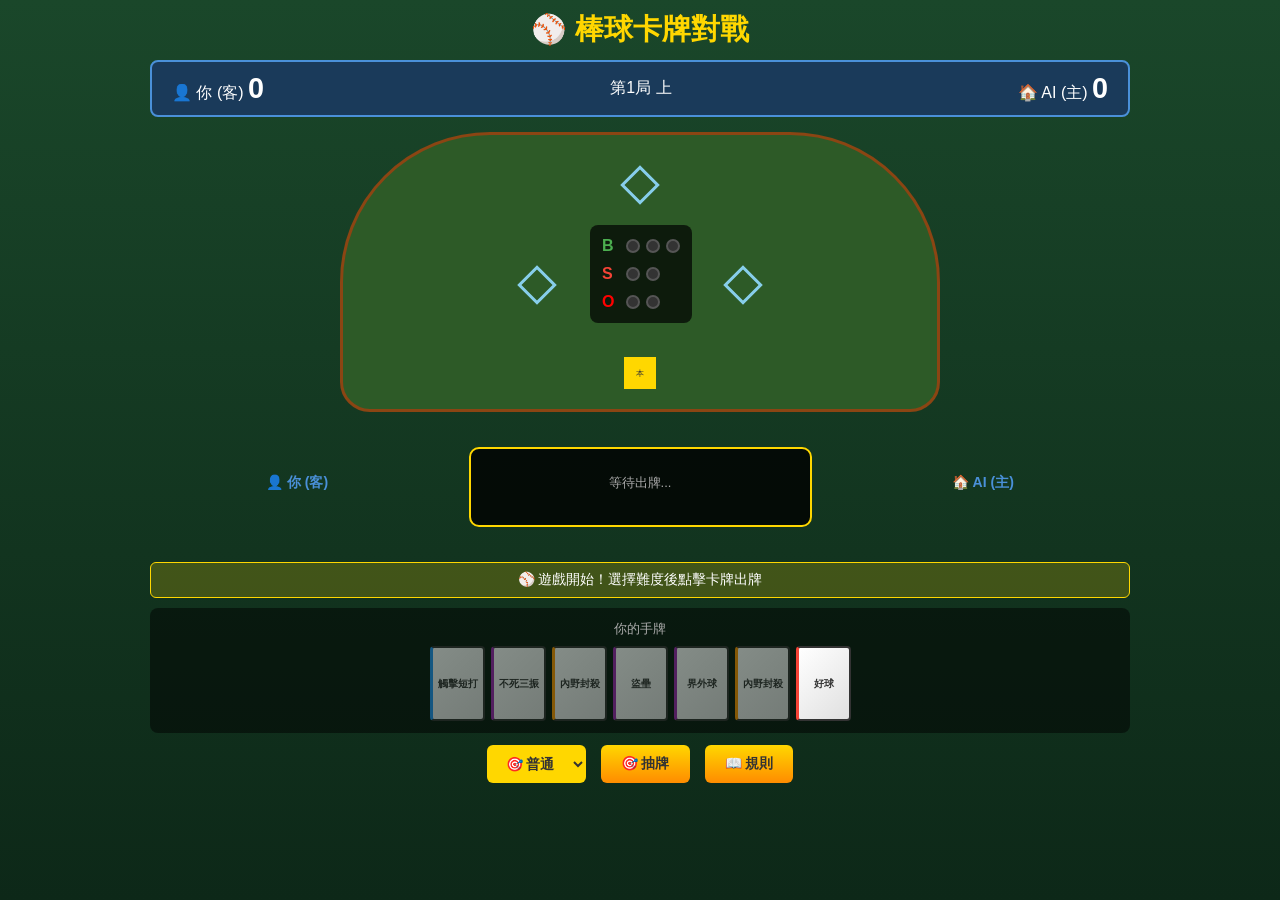
<file: index.html>
<!DOCTYPE html>
<html lang="zh-TW">
<head>
    <meta charset="UTF-8">
    <meta name="viewport" content="width=device-width, initial-scale=1.0">
    <title>⚾ 棒球卡牌對戰</title>
    <link rel="stylesheet" href="css/style.css">
</head>
<body>
    <div id="game-container">
        <h1>⚾ 棒球卡牌對戰</h1>
        
        <div id="scoreboard">
            <div class="team">
                <span>👤 你 (客)</span>
                <span class="score" id="away-score">0</span>
            </div>
            <div class="inning-info">
                <span id="inning">第1局</span>
                <span id="inning-half">上</span>
            </div>
            <div class="team">
                <span>🏠 AI (主)</span>
                <span class="score" id="home-score">0</span>
            </div>
        </div>
        
        <!-- 球場 -->
        <div id="field">
            <div id="bso-display">
                <div class="bso-row balls">
                    <span class="bso-label balls">B</span>
                    <div class="bso-dot"></div>
                    <div class="bso-dot"></div>
                    <div class="bso-dot"></div>
                </div>
                <div class="bso-row strikes">
                    <span class="bso-label strikes">S</span>
                    <div class="bso-dot"></div>
                    <div class="bso-dot"></div>
                </div>
                <div class="bso-row outs">
                    <span class="bso-label outs">O</span>
                    <div class="bso-dot"></div>
                    <div class="bso-dot"></div>
                </div>
            </div>
            
            <div class="base" id="base-3">三</div>
            <div class="base" id="base-2">二</div>
            <div class="base" id="base-1">一</div>
            <div class="base" id="base-home">本</div>
        </div>
        
        <!-- 對戰區 -->
        <div id="battle-area">
            <!-- 玩家出牌 -->
            <div class="player-zone">
                <h3>👤 你 (客)</h3>
                <div class="player-cards" id="player-play"></div>
            </div>
            
            <!-- 結果 -->
            <div id="result-area">
                <div id="result-display">
                    <div id="last-play">等待出牌...</div>
                    <div id="result-text"></div>
                </div>
            </div>
            
            <!-- AI 出牌 -->
            <div class="player-zone">
                <h3>🏠 AI (主)</h3>
                <div class="player-cards" id="ai-play"></div>
            </div>
        </div>
        
        <div id="message-area">
            <div class="message">👆 點擊卡牌出牌</div>
        </div>
        
        <div id="player-hand">
            <div class="hand-label">你的手牌</div>
            <div id="hand-cards"></div>
        </div>
        
        <div id="controls">
            <select id="ai-difficulty">
                <option value="easy">🌱 簡單</option>
                <option value="medium" selected>🎯 普通</option>
                <option value="hard">🔥 困難</option>
            </select>
            <button id="draw-btn">🎯 抽牌</button>
            <a href="rules.html" class="btn">📖 規則</a>
        </div>
    </div>
    
    <script src="js/cards.js"></script>
    <script src="js/ai.js"></script>
    <script src="js/reaction.js"></script>
    <script src="js/validator.js"></script>
    <script src="js/game.js"></script>
</body>
</html>
</file>
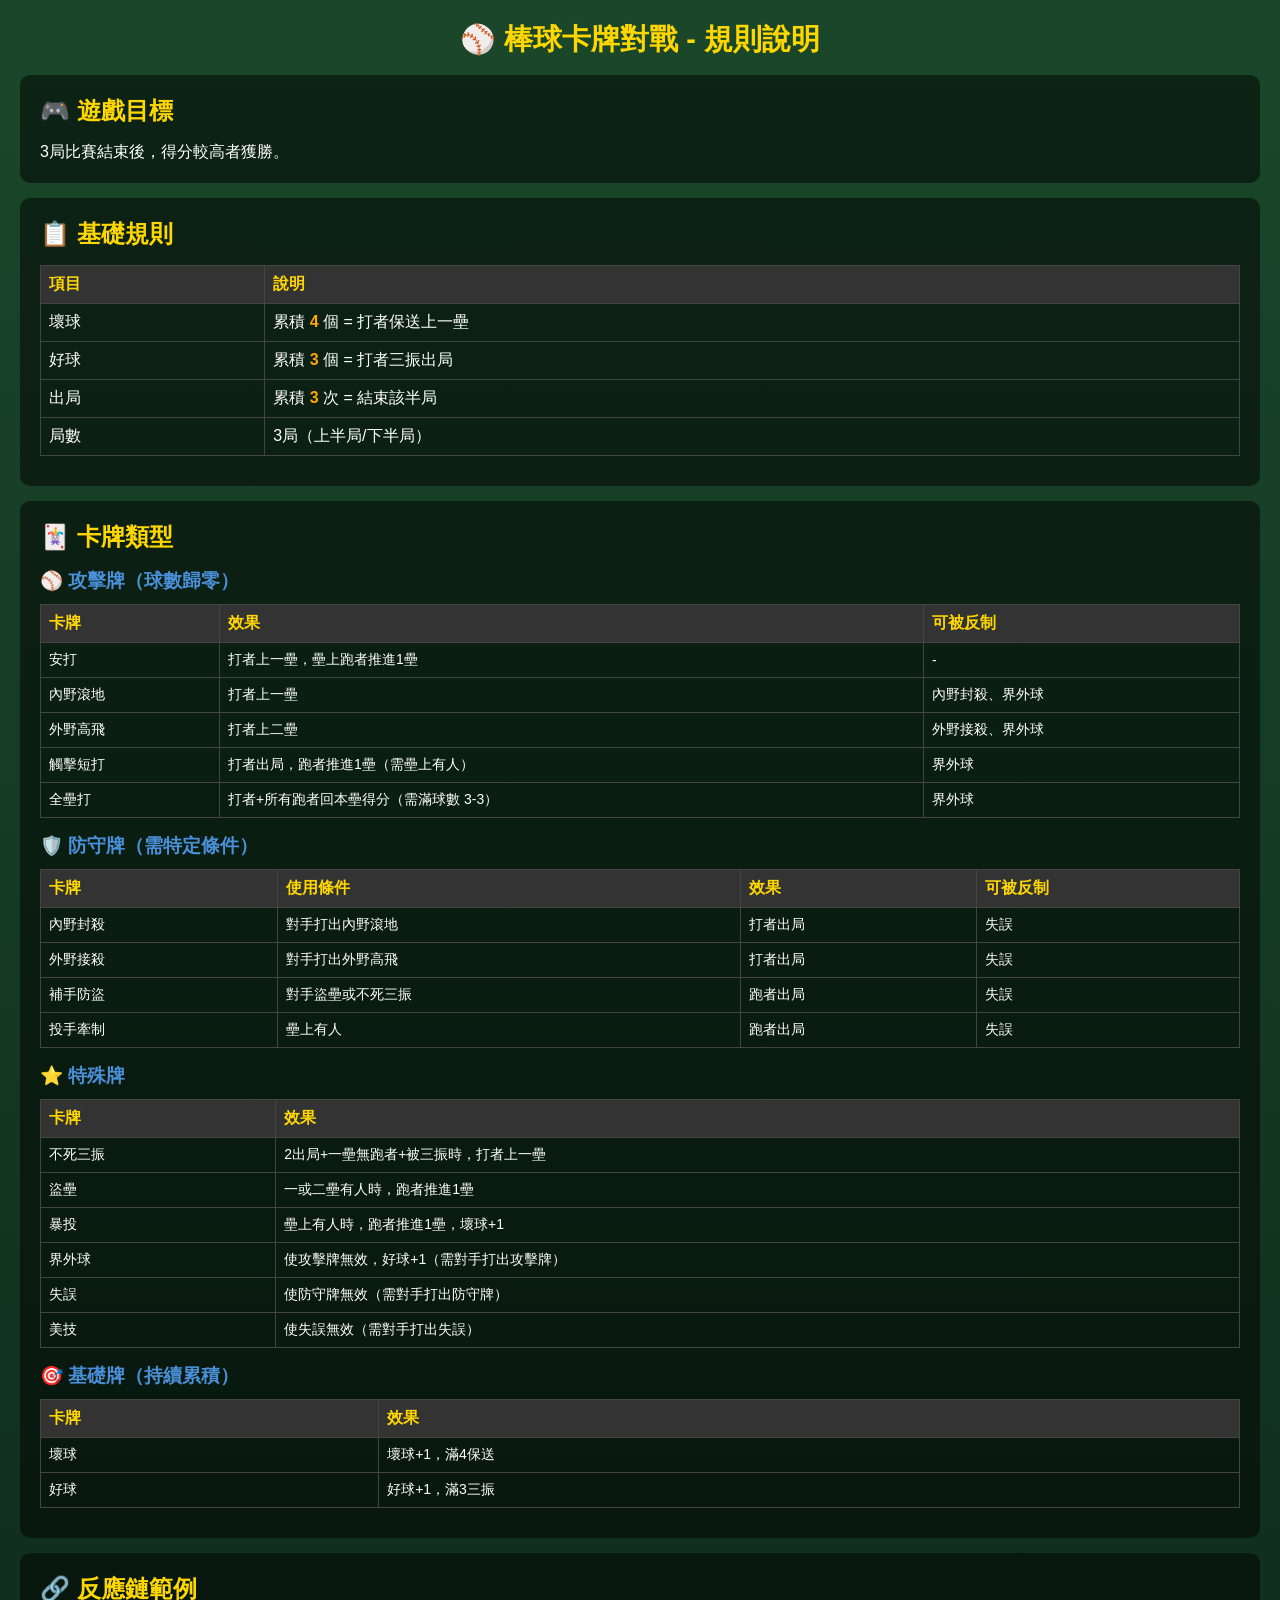
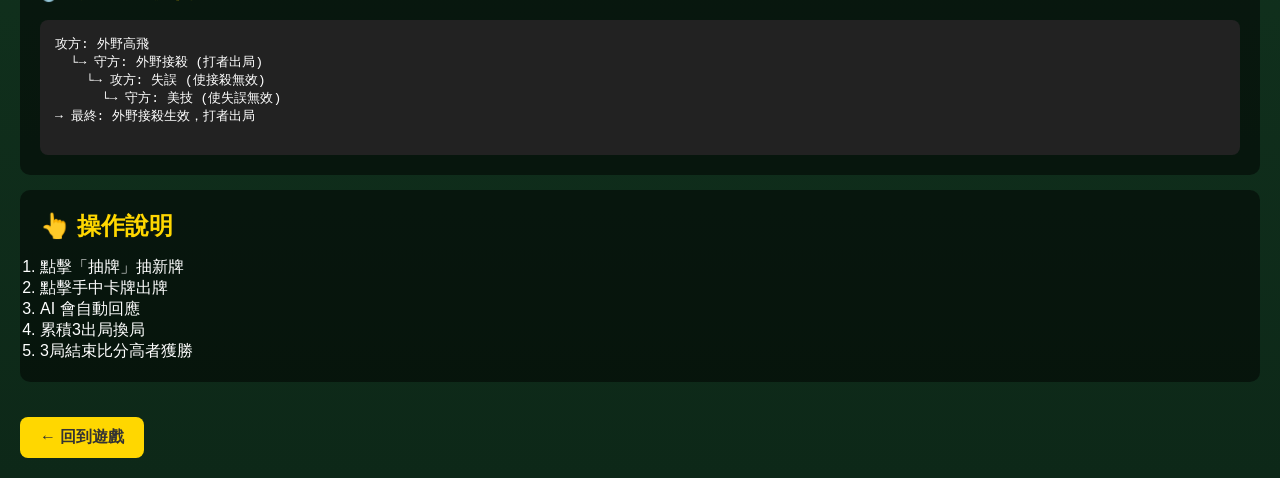
<file: rules.html>
<!DOCTYPE html>
<html lang="zh-TW">
<head>
    <meta charset="UTF-8">
    <meta name="viewport" content="width=device-width, initial-scale=1.0">
    <title>⚾ 棒球卡牌對戰 - 規則說明</title>
    <link rel="stylesheet" href="css/style.css">
    <style>
        body { padding: 20px; }
        .rule-section { background: rgba(0,0,0,0.5); padding: 20px; margin: 15px 0; border-radius: 10px; }
        .rule-section h2 { color: #ffd700; margin-bottom: 15px; }
        .rule-section h3 { color: #4a90d9; margin: 15px 0 10px; }
        table { width: 100%; border-collapse: collapse; margin: 10px 0; }
        th, td { border: 1px solid #444; padding: 8px; text-align: left; }
        th { background: #333; color: #ffd700; }
        .card-table td { font-size: 14px; }
        .back-btn { display: inline-block; background: #ffd700; color: #333; padding: 10px 20px; border-radius: 8px; text-decoration: none; font-weight: bold; margin-top: 20px; }
        .highlight { color: #ffa500; font-weight: bold; }
    </style>
</head>
<body>
    <h1>⚾ 棒球卡牌對戰 - 規則說明</h1>
    
    <div class="rule-section">
        <h2>🎮 遊戲目標</h2>
        <p>3局比賽結束後，得分較高者獲勝。</p>
    </div>
    
    <div class="rule-section">
        <h2>📋 基礎規則</h2>
        <table>
            <tr><th>項目</th><th>說明</th></tr>
            <tr><td>壞球</td><td>累積 <span class="highlight">4</span> 個 = 打者保送上一壘</td></tr>
            <tr><td>好球</td><td>累積 <span class="highlight">3</span> 個 = 打者三振出局</td></tr>
            <tr><td>出局</td><td>累積 <span class="highlight">3</span> 次 = 結束該半局</td></tr>
            <tr><td>局數</td><td>3局（上半局/下半局）</td></tr>
        </table>
    </div>
    
    <div class="rule-section">
        <h2>🃏 卡牌類型</h2>
        
        <h3>⚾ 攻擊牌（球數歸零）</h3>
        <table class="card-table">
            <tr><th>卡牌</th><th>效果</th><th>可被反制</th></tr>
            <tr><td>安打</td><td>打者上一壘，壘上跑者推進1壘</td><td>-</td></tr>
            <tr><td>內野滾地</td><td>打者上一壘</td><td>內野封殺、界外球</td></tr>
            <tr><td>外野高飛</td><td>打者上二壘</td><td>外野接殺、界外球</td></tr>
            <tr><td>觸擊短打</td><td>打者出局，跑者推進1壘（需壘上有人）</td><td>界外球</td></tr>
            <tr><td>全壘打</td><td>打者+所有跑者回本壘得分（需滿球數 3-3）</td><td>界外球</td></tr>
        </table>
        
        <h3>🛡️ 防守牌（需特定條件）</h3>
        <table class="card-table">
            <tr><th>卡牌</th><th>使用條件</th><th>效果</th><th>可被反制</th></tr>
            <tr><td>內野封殺</td><td>對手打出內野滾地</td><td>打者出局</td><td>失誤</td></tr>
            <tr><td>外野接殺</td><td>對手打出外野高飛</td><td>打者出局</td><td>失誤</td></tr>
            <tr><td>補手防盜</td><td>對手盜壘或不死三振</td><td>跑者出局</td><td>失誤</td></tr>
            <tr><td>投手牽制</td><td>壘上有人</td><td>跑者出局</td><td>失誤</td></tr>
        </table>
        
        <h3>⭐ 特殊牌</h3>
        <table class="card-table">
            <tr><th>卡牌</th><th>效果</th></tr>
            <tr><td>不死三振</td><td>2出局+一壘無跑者+被三振時，打者上一壘</td></tr>
            <tr><td>盜壘</td><td>一或二壘有人時，跑者推進1壘</td></tr>
            <tr><td>暴投</td><td>壘上有人時，跑者推進1壘，壞球+1</td></tr>
            <tr><td>界外球</td><td>使攻擊牌無效，好球+1（需對手打出攻擊牌）</td></tr>
            <tr><td>失誤</td><td>使防守牌無效（需對手打出防守牌）</td></tr>
            <tr><td>美技</td><td>使失誤無效（需對手打出失誤）</td></tr>
        </table>
        
        <h3>🎯 基礎牌（持續累積）</h3>
        <table class="card-table">
            <tr><th>卡牌</th><th>效果</th></tr>
            <tr><td>壞球</td><td>壞球+1，滿4保送</td></tr>
            <tr><td>好球</td><td>好球+1，滿3三振</td></tr>
        </table>
    </div>
    
    <div class="rule-section">
        <h2>🔗 反應鏈範例</h2>
        <pre style="background: #222; padding: 15px; border-radius: 8px; overflow-x: auto;">
攻方: 外野高飛
  └→ 守方: 外野接殺 (打者出局)
    └→ 攻方: 失誤 (使接殺無效)
      └→ 守方: 美技 (使失誤無效)
→ 最終: 外野接殺生效，打者出局
        </pre>
    </div>
    
    <div class="rule-section">
        <h2>👆 操作說明</h2>
        <ol>
            <li>點擊「抽牌」抽新牌</li>
            <li>點擊手中卡牌出牌</li>
            <li>AI 會自動回應</li>
            <li>累積3出局換局</li>
            <li>3局結束比分高者獲勝</li>
        </ol>
    </div>
    
    <a href="index.html" class="back-btn">← 回到遊戲</a>
</body>
</html>
</file>
<file: css/style.css>
* {
    margin: 0;
    padding: 0;
    box-sizing: border-box;
}

body {
    background: linear-gradient(180deg, #1a472a 0%, #0d2818 100%);
    min-height: 100vh;
    font-family: 'Noto Sans TC', sans-serif;
    color: #fff;
}

#game-container {
    max-width: 1000px;
    margin: 0 auto;
    padding: 10px;
}

h1 { text-align: center; color: #ffd700; font-size: 1.8rem; margin-bottom: 10px; }

/* 計分板 */
#scoreboard {
    display: flex;
    justify-content: space-between;
    align-items: center;
    background: #1a3a5a;
    padding: 10px 20px;
    border-radius: 8px;
    margin-bottom: 10px;
    border: 2px solid #4a90d9;
}

.team { text-align: center; }
.team .score { font-size: 1.8rem; font-weight: bold; color: #fff; }

/* 球場 */
#field {
    position: relative;
    width: 100%;
    max-width: 600px;
    height: 280px;
    margin: 15px auto;
    background: #2d5a27;
    border-radius: 150px 150px 30px 30px;
    border: 3px solid #8b4513;
}

/* 壘包 */
.base {
    position: absolute;
    width: 28px;
    height: 28px;
    background: transparent;
    border: 3px solid #87ceeb;
    transform: rotate(45deg);
    display: flex;
    align-items: center;
    justify-content: center;
    font-size: 9px;
    color: transparent;
}

#base-home {
    bottom: 20px; left: 50%;
    transform: translateX(-50%);
    background: #ffd700; border-color: #ffd700;
    width: 32px; height: 32px; font-size: 8px; color: #333;
}
#base-1 { bottom: 110px; right: 180px; }
#base-2 { bottom: 210px; left: 50%; transform: translateX(-50%) rotate(45deg); }
#base-3 { bottom: 110px; left: 180px; }

.base.occupied { background: #ffa500; border-color: #ffa500; }

/* 壘包指示器 */
#bases-display {
    position: absolute;
    top: 20px; left: 20px;
    display: flex; gap: 6px;
    background: rgba(0,0,0,0.7);
    padding: 8px; border-radius: 6px;
}
.base-indicator { width: 16px; height: 16px; border: 2px solid #87ceeb; transform: rotate(45deg); background: transparent; }
.base-indicator.filled { background: #ffa500; border-color: #ffa500; }

/* BSO */
#bso-display {
    position: absolute;
    top: 90px; right: 245px;
    display: flex; flex-direction: column; gap: 10px;
    background: rgba(0,0,0,0.7);
    padding: 12px; border-radius: 8px;
}
.bso-row { display: flex; align-items: center; gap: 6px; }
.bso-label { font-weight: bold; font-size: 16px; width: 18px; }
.balls .bso-label { color: #4caf50; }
.strikes .bso-label { color: #f44336; }
.outs .bso-label { color: #ff0000; }
.bso-dot { width: 14px; height: 14px; border-radius: 50%; background: #333; border: 2px solid #555; }
.balls .bso-dot.filled { background: #4caf50; }
.strikes .bso-dot.filled { background: #f44336; }
.outs .bso-dot.filled { background: #ff0000; }

/* 對戰區 */
#battle-area {
    display: flex;
    justify-content: space-between;
    align-items: center;
    margin: 15px 0;
    min-height: 120px;
}

/* 玩家區 */
.player-zone { text-align: center; width: 30%; }
.player-zone h3 { color: #4a90d9; font-size: 14px; margin-bottom: 8px; }
.player-cards { display: flex; flex-direction: column; gap: 4px; align-items: center; }

/* 中央結果 */
#result-area {
    width: 35%;
    text-align: center;
}
#result-display {
    background: rgba(0,0,0,0.8);
    padding: 15px;
    border-radius: 10px;
    border: 2px solid #ffd700;
    min-height: 80px;
    display: flex;
    flex-direction: column;
    justify-content: center;
}
#last-play { font-size: 13px; color: #aaa; margin-bottom: 8px; }
#result-text { font-size: 18px; font-weight: bold; color: #ffd700; }

/* 卡牌 */
.card {
    width: 55px; height: 75px;
    background: linear-gradient(135deg, #fff 0%, #e0e0e0 100%);
    border: 2px solid #333; border-radius: 4px;
    display: flex; flex-direction: column; align-items: center; justify-content: center;
    cursor: pointer;
    transition: transform 0.2s;
}
.card:hover { transform: scale(1.1); }
.card-name { font-size: 10px; font-weight: bold; color: #333; text-align: center; }
.card-type { font-size: 8px; color: #666; }
.card.effect-ball { border-left: 3px solid #4caf50; }
.card.effect-strike { border-left: 3px solid #f44336; }
.card.effect-hit { border-left: 3px solid #2196f3; }
.card.effect-defense { border-left: 3px solid #ff9800; }
.card.effect-special { border-left: 3px solid #9c27b0; }
.card.effect-homerun { border-left: 3px solid #ffd700; background: #fff9c4; }

/* 手牌區 */
#player-hand {
    background: rgba(0,0,0,0.5);
    padding: 12px;
    border-radius: 8px;
    margin-top: 10px;
}
.hand-label { text-align: center; color: #aaa; font-size: 13px; margin-bottom: 8px; }
#hand-cards { display: flex; flex-wrap: wrap; justify-content: center; gap: 6px; }

/* 訊息 */
#message-area { text-align: center; min-height: 30px; margin: 8px 0; }
.message { background: rgba(255,215,0,0.2); border: 1px solid #ffd700; padding: 8px; border-radius: 6px; font-size: 14px; }

/* 按鈕 */
#controls { display: flex; justify-content: center; gap: 15px; margin-top: 12px; align-items: center; }

#ai-difficulty {
    background: #ffd700;
    border: none;
    padding: 10px 15px;
    font-size: 14px;
    font-weight: bold;
    color: #333;
    border-radius: 6px;
    cursor: pointer;
}

#ai-difficulty option { background: #fff; }
button, .btn {
    background: linear-gradient(180deg, #ffd700 0%, #ff8c00 100%);
    border: none; padding: 10px 20px; font-size: 14px; font-weight: bold; color: #333; border-radius: 6px; cursor: pointer;
}
button:hover, .btn:hover { transform: translateY(-2px); }
button:disabled { background: #666; }
a.btn { text-decoration: none; }
</file>
